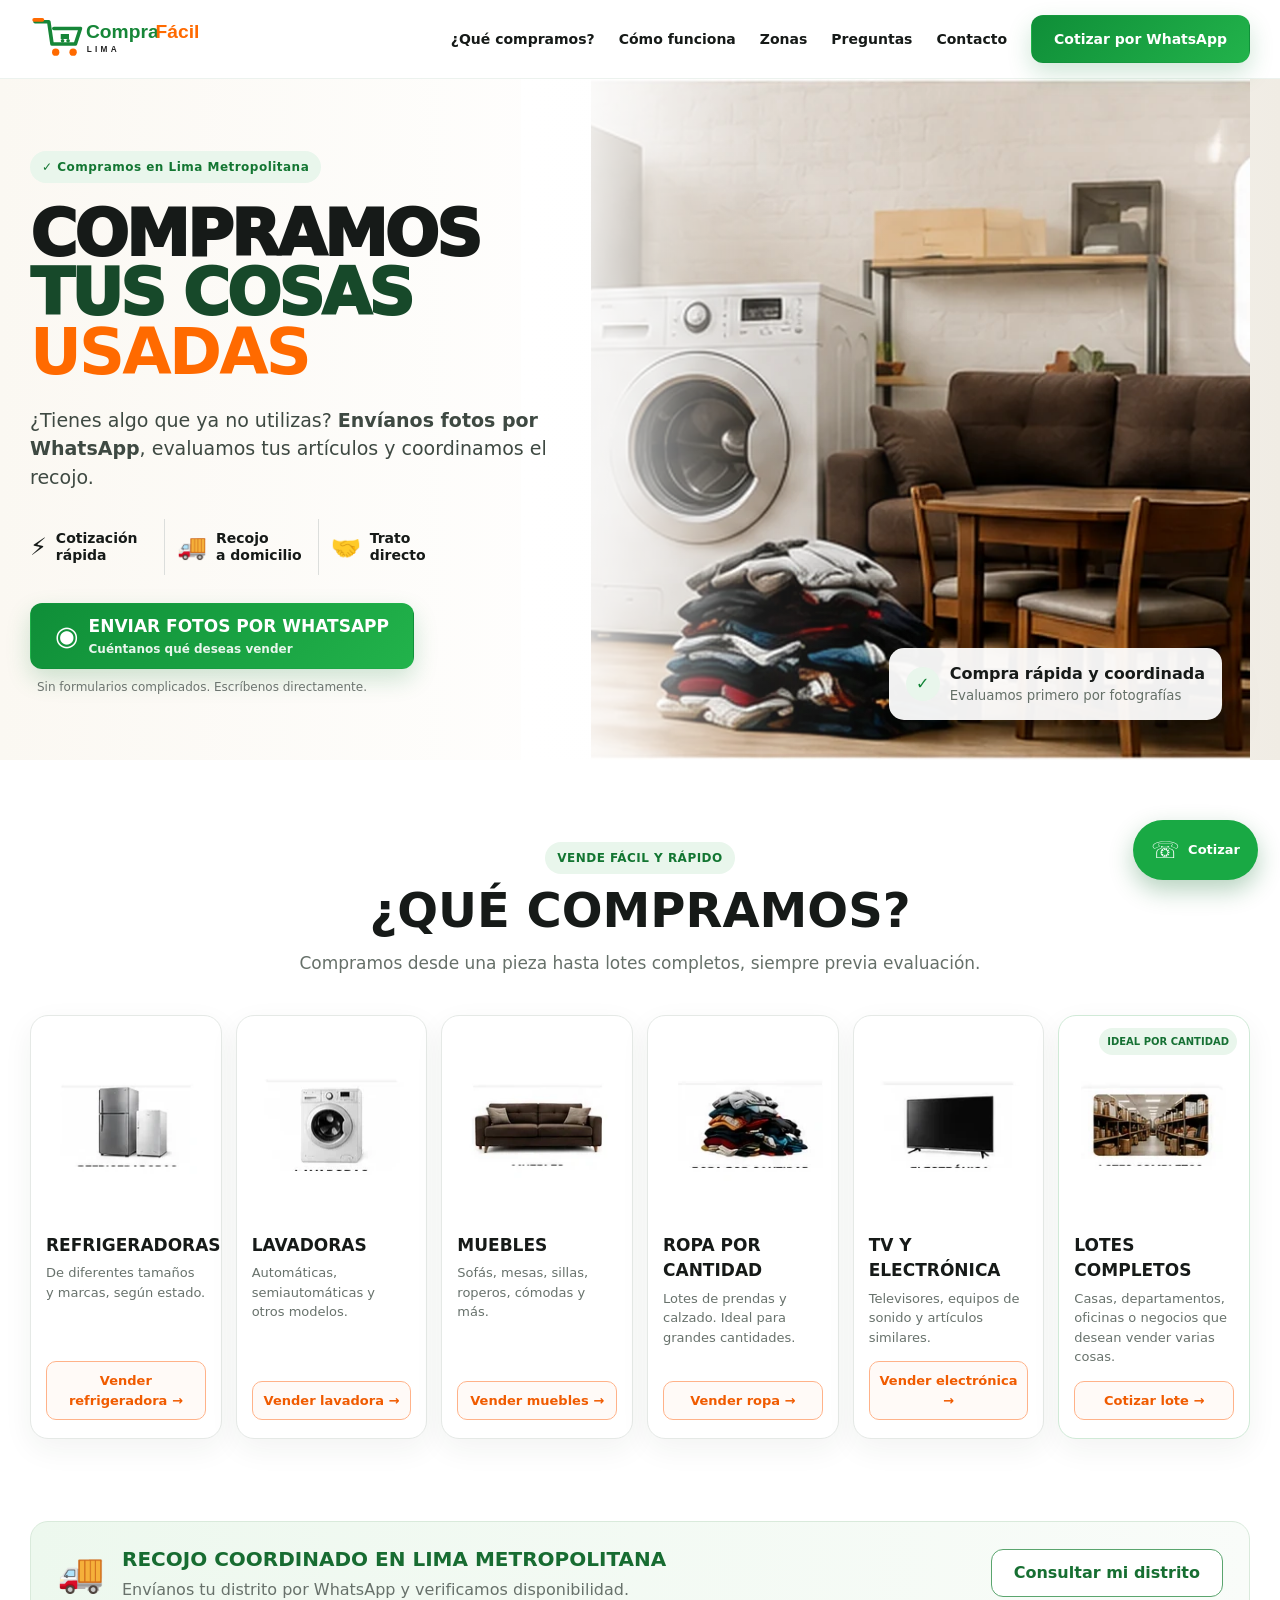
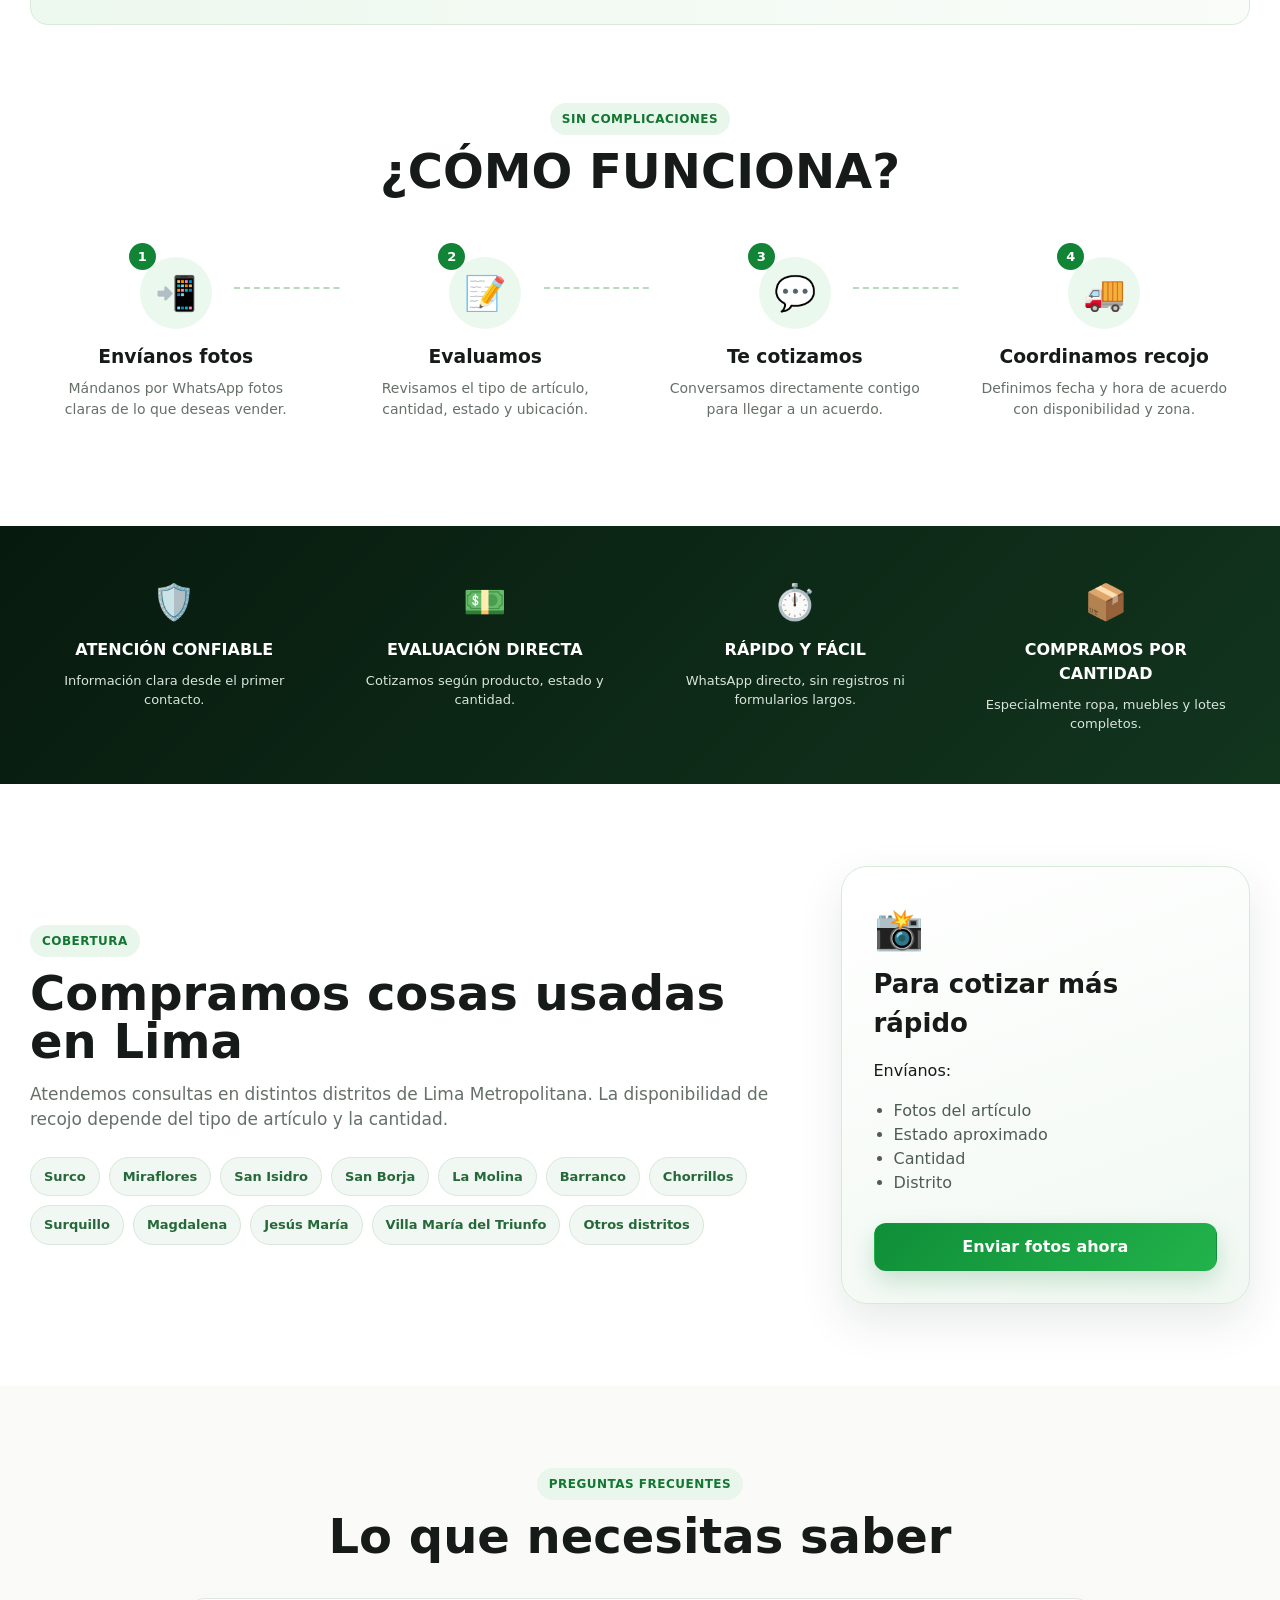
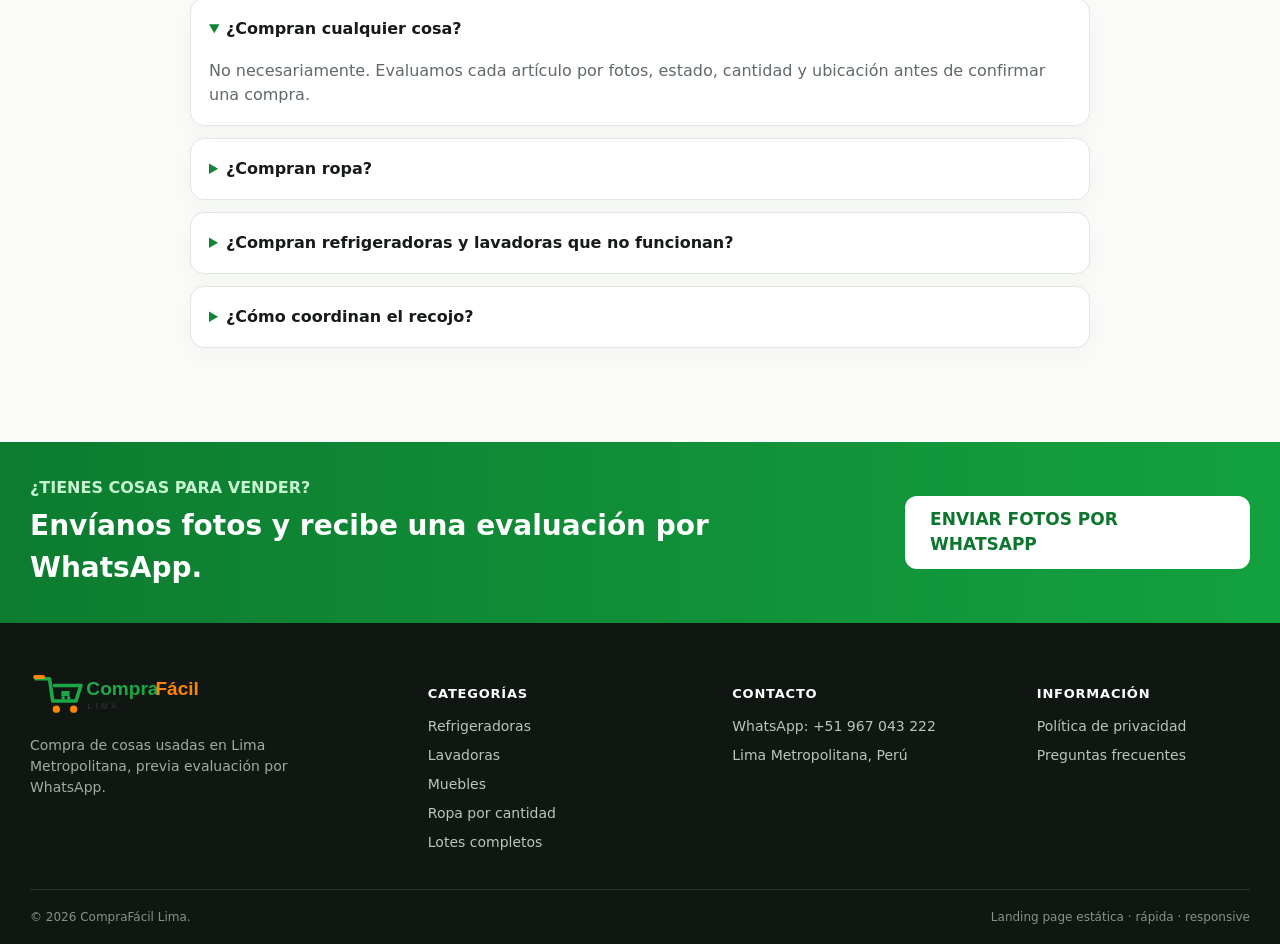
<file: index.html>
<!doctype html>
<html lang="es-PE">
<head>

<!-- Google tag (gtag.js) -->
<script async src="https://www.googletagmanager.com/gtag/js?id=G-L3531V5ZHV"></script>
<script>
  window.dataLayer = window.dataLayer || [];
  function gtag(){dataLayer.push(arguments);}
  gtag('js', new Date());

  gtag('config', 'G-L3531V5ZHV');
  gtag('config', 'AW-18352295917');
</script>


  <meta charset="utf-8">
  <meta name="viewport" content="width=device-width,initial-scale=1,viewport-fit=cover">
  <title>Compramos Cosas Usadas en Lima | CompraFácil Lima</title>
  <meta name="description" content="Compramos refrigeradoras, lavadoras, muebles, ropa por cantidad, televisores y lotes completos en Lima. Envíanos fotos por WhatsApp y recibe una cotización rápida.">
  <meta name="robots" content="index,follow,max-image-preview:large">
  <meta name="theme-color" content="#0f7c2f">
  <link rel="canonical" href="https://comprafacillima.com/">
  <link rel="icon" href="assets/favicon.svg" type="image/svg+xml">
  <link rel="preload" href="assets/hero.webp" as="image" type="image/webp" fetchpriority="high">
  <link rel="stylesheet" href="styles.css">
  <meta property="og:type" content="website">
  <meta property="og:locale" content="es_PE">
  <meta property="og:title" content="Compramos Cosas Usadas en Lima | CompraFácil Lima">
  <meta property="og:description" content="Cotiza por WhatsApp refrigeradoras, lavadoras, muebles, ropa por cantidad y lotes completos. Recojo coordinado en Lima Metropolitana.">
  <meta property="og:url" content="https://comprafacillima.com/">
  <meta property="og:image" content="https://comprafacillima.com/assets/hero.webp">
  <script type="application/ld+json">
  {
    "@context":"https://schema.org",
    "@type":"LocalBusiness",
    "name":"CompraFácil Lima",
    "url":"https://comprafacillima.com/",
    "telephone":"+51 967 043 222",
    "image":"https://comprafacillima.com/assets/hero.webp",
    "description":"Compra de cosas usadas en Lima: refrigeradoras, lavadoras, muebles, ropa por cantidad, televisores y lotes completos.",
    "areaServed":{"@type":"City","name":"Lima"},
    "priceRange":"S/"
  }
  </script>
  <script type="application/ld+json">
  {
    "@context":"https://schema.org",
    "@type":"FAQPage",
    "mainEntity":[
      {"@type":"Question","name":"¿Qué cosas compran en Lima?","acceptedAnswer":{"@type":"Answer","text":"Compramos refrigeradoras, lavadoras, muebles, ropa por cantidad, televisores, equipos de sonido y lotes completos, sujeto a evaluación por fotos."}},
      {"@type":"Question","name":"¿Cómo recibo una cotización?","acceptedAnswer":{"@type":"Answer","text":"Envíanos fotos por WhatsApp junto con una breve descripción, estado del artículo y distrito. Te respondemos con una evaluación y coordinamos el recojo si llegamos a un acuerdo."}},
      {"@type":"Question","name":"¿Van a domicilio?","acceptedAnswer":{"@type":"Answer","text":"Sí. Coordinamos recojos en Lima Metropolitana según el tipo, cantidad y ubicación de los artículos."}}
    ]
  }
  </script>
  <!-- GOOGLE ADS / ANALYTICS: pega aquí tu etiqueta de Google cuando tengas el ID. -->
</head>
<body>
  <a class="skip-link" href="#contenido">Ir al contenido</a>

  <header class="site-header" id="inicio">
    <div class="container nav-wrap">
      <a class="brand" href="#inicio" aria-label="CompraFácil Lima - inicio">
        <img src="assets/logo.svg" alt="CompraFácil Lima" width="238" height="55">
      </a>
      <button class="menu-btn" type="button" aria-label="Abrir menú" aria-expanded="false" aria-controls="main-nav">
        <span></span><span></span><span></span>
      </button>
      <nav id="main-nav" class="main-nav" aria-label="Navegación principal">
        <a href="#compramos">¿Qué compramos?</a>
        <a href="#como-funciona">Cómo funciona</a>
        <a href="#zonas">Zonas</a>
        <a href="#preguntas">Preguntas</a>
        <a href="#contacto">Contacto</a>
        <a class="btn btn-whatsapp nav-cta wa-link" data-category="consulta general" href="#">Cotizar por WhatsApp</a>
      </nav>
    </div>
  </header>

  <main id="contenido">
    <section class="hero">
      <div class="container hero-grid">
        <div class="hero-copy">
          <div class="eyebrow">✓ Compramos en Lima Metropolitana</div>
          <h1>COMPRAMOS<br><span>TUS COSAS</span> <strong>USADAS</strong></h1>
          <p class="hero-text">¿Tienes algo que ya no utilizas? <b>Envíanos fotos por WhatsApp</b>, evaluamos tus artículos y coordinamos el recojo.</p>
          <div class="benefits-inline" aria-label="Beneficios">
            <div><span>⚡</span><b>Cotización<br>rápida</b></div>
            <div><span>🚚</span><b>Recojo<br>a domicilio</b></div>
            <div><span>🤝</span><b>Trato<br>directo</b></div>
          </div>
          <a class="btn btn-whatsapp btn-large wa-link" data-category="mis cosas usadas" href="#">
            <span class="wa-icon">◉</span>
            <span>ENVIAR FOTOS POR WHATSAPP<small>Cuéntanos qué deseas vender</small></span>
          </a>
          <p class="microcopy">Sin formularios complicados. Escríbenos directamente.</p>
        </div>
        <div class="hero-visual" role="img" aria-label="Refrigeradora, lavadora, muebles y ropa que compramos en Lima">
          <img src="assets/hero.webp" alt="Electrodomésticos, muebles y ropa para vender en Lima" width="1440" height="670" fetchpriority="high">
          <div class="trust-card"><span>✓</span><div><b>Compra rápida y coordinada</b><small>Evaluamos primero por fotografías</small></div></div>
        </div>
      </div>
    </section>

    <section class="section categories" id="compramos">
      <div class="container">
        <div class="section-heading">
          <span class="kicker">VENDE FÁCIL Y RÁPIDO</span>
          <h2>¿QUÉ COMPRAMOS?</h2>
          <p>Compramos desde una pieza hasta lotes completos, siempre previa evaluación.</p>
        </div>
        <div class="cards-grid">
          <article class="product-card">
            <img src="assets/refrigeradoras.webp" alt="Compramos refrigeradoras en Lima" width="360" height="240">
            <h3>Refrigeradoras</h3><p>De diferentes tamaños y marcas, según estado.</p>
            <a href="#" class="card-link wa-link" data-category="una refrigeradora">Vender refrigeradora →</a>
          </article>
          <article class="product-card">
            <img src="assets/lavadoras.webp" alt="Compramos lavadoras en Lima" width="360" height="240" loading="lazy">
            <h3>Lavadoras</h3><p>Automáticas, semiautomáticas y otros modelos.</p>
            <a href="#" class="card-link wa-link" data-category="una lavadora">Vender lavadora →</a>
          </article>
          <article class="product-card">
            <img src="assets/muebles.webp" alt="Compramos muebles usados en Lima" width="360" height="240" loading="lazy">
            <h3>Muebles</h3><p>Sofás, mesas, sillas, roperos, cómodas y más.</p>
            <a href="#" class="card-link wa-link" data-category="muebles">Vender muebles →</a>
          </article>
          <article class="product-card">
            <img src="assets/ropa.webp" alt="Compramos ropa por cantidad en Lima" width="360" height="240" loading="lazy">
            <h3>Ropa por cantidad</h3><p>Lotes de prendas y calzado. Ideal para grandes cantidades.</p>
            <a href="#" class="card-link wa-link" data-category="ropa por cantidad">Vender ropa →</a>
          </article>
          <article class="product-card">
            <img src="assets/electronica.webp" alt="Compramos televisores y equipos de sonido en Lima" width="360" height="240" loading="lazy">
            <h3>TV y electrónica</h3><p>Televisores, equipos de sonido y artículos similares.</p>
            <a href="#" class="card-link wa-link" data-category="un televisor o equipo electrónico">Vender electrónica →</a>
          </article>
          <article class="product-card featured-card">
            <img src="assets/lotes.webp" alt="Compramos lotes completos de casas y negocios en Lima" width="360" height="240" loading="lazy">
            <div class="badge">IDEAL POR CANTIDAD</div>
            <h3>Lotes completos</h3><p>Casas, departamentos, oficinas o negocios que desean vender varias cosas.</p>
            <a href="#" class="card-link wa-link" data-category="un lote completo de artículos">Cotizar lote →</a>
          </article>
        </div>
      </div>
    </section>

    <section class="pickup-strip" id="zonas">
      <div class="container pickup-inner">
        <div class="pickup-icon">🚚</div>
        <div><h2>RECOJO COORDINADO EN LIMA METROPOLITANA</h2><p>Envíanos tu distrito por WhatsApp y verificamos disponibilidad.</p></div>
        <a href="#" class="btn btn-outline wa-link" data-category="artículos para recojo en mi distrito">Consultar mi distrito</a>
      </div>
    </section>

    <section class="section steps" id="como-funciona">
      <div class="container">
        <div class="section-heading"><span class="kicker">SIN COMPLICACIONES</span><h2>¿CÓMO FUNCIONA?</h2></div>
        <div class="steps-grid">
          <article><div class="step-num">1</div><div class="step-icon">📲</div><h3>Envíanos fotos</h3><p>Mándanos por WhatsApp fotos claras de lo que deseas vender.</p></article>
          <article><div class="step-num">2</div><div class="step-icon">📝</div><h3>Evaluamos</h3><p>Revisamos el tipo de artículo, cantidad, estado y ubicación.</p></article>
          <article><div class="step-num">3</div><div class="step-icon">💬</div><h3>Te cotizamos</h3><p>Conversamos directamente contigo para llegar a un acuerdo.</p></article>
          <article><div class="step-num">4</div><div class="step-icon">🚚</div><h3>Coordinamos recojo</h3><p>Definimos fecha y hora de acuerdo con disponibilidad y zona.</p></article>
        </div>
      </div>
    </section>

    <section class="dark-section">
      <div class="container trust-grid">
        <article><span>🛡️</span><h3>Atención confiable</h3><p>Información clara desde el primer contacto.</p></article>
        <article><span>💵</span><h3>Evaluación directa</h3><p>Cotizamos según producto, estado y cantidad.</p></article>
        <article><span>⏱️</span><h3>Rápido y fácil</h3><p>WhatsApp directo, sin registros ni formularios largos.</p></article>
        <article><span>📦</span><h3>Compramos por cantidad</h3><p>Especialmente ropa, muebles y lotes completos.</p></article>
      </div>
    </section>

    <section class="section districts">
      <div class="container two-col">
        <div>
          <span class="kicker">COBERTURA</span>
          <h2>Compramos cosas usadas en Lima</h2>
          <p>Atendemos consultas en distintos distritos de Lima Metropolitana. La disponibilidad de recojo depende del tipo de artículo y la cantidad.</p>
          <div class="chips" aria-label="Distritos frecuentes">
            <span>Surco</span><span>Miraflores</span><span>San Isidro</span><span>San Borja</span><span>La Molina</span><span>Barranco</span><span>Chorrillos</span><span>Surquillo</span><span>Magdalena</span><span>Jesús María</span><span>Villa María del Triunfo</span><span>Otros distritos</span>
          </div>
        </div>
        <aside class="quote-box">
          <span class="quote-icon">📸</span>
          <h3>Para cotizar más rápido</h3>
          <p>Envíanos:</p>
          <ul><li>Fotos del artículo</li><li>Estado aproximado</li><li>Cantidad</li><li>Distrito</li></ul>
          <a href="#" class="btn btn-whatsapp wa-link" data-category="artículos y quiero enviar fotos para cotizar">Enviar fotos ahora</a>
        </aside>
      </div>
    </section>

    <section class="section faq" id="preguntas">
      <div class="container narrow">
        <div class="section-heading"><span class="kicker">PREGUNTAS FRECUENTES</span><h2>Lo que necesitas saber</h2></div>
        <details open><summary>¿Compran cualquier cosa?</summary><p>No necesariamente. Evaluamos cada artículo por fotos, estado, cantidad y ubicación antes de confirmar una compra.</p></details>
        <details><summary>¿Compran ropa?</summary><p>Sí, principalmente ropa por cantidad o en lotes. Envíanos fotografías y una referencia aproximada de cuántas prendas tienes.</p></details>
        <details><summary>¿Compran refrigeradoras y lavadoras que no funcionan?</summary><p>Puedes enviarnos fotos y explicar la falla. La compra dependerá del modelo, estado y posibilidad de recojo.</p></details>
        <details><summary>¿Cómo coordinan el recojo?</summary><p>Después de evaluar los artículos y llegar a un acuerdo, coordinamos por WhatsApp la fecha, horario y ubicación.</p></details>
      </div>
    </section>

    <section class="final-cta" id="contacto">
      <div class="container final-inner">
        <div><span>¿TIENES COSAS PARA VENDER?</span><h2>Envíanos fotos y recibe una evaluación por WhatsApp.</h2></div>
        <a href="#" class="btn btn-whatsapp btn-large wa-link" data-category="cosas usadas">ENVIAR FOTOS POR WHATSAPP</a>
      </div>
    </section>
  </main>

  <footer class="site-footer">
    <div class="container footer-grid">
      <div><img src="assets/logo.svg" alt="CompraFácil Lima" width="220" height="50"><p>Compra de cosas usadas en Lima Metropolitana, previa evaluación por WhatsApp.</p></div>
      <div><h3>Categorías</h3><a href="#compramos">Refrigeradoras</a><a href="#compramos">Lavadoras</a><a href="#compramos">Muebles</a><a href="#compramos">Ropa por cantidad</a><a href="#compramos">Lotes completos</a></div>
      <div><h3>Contacto</h3><a class="wa-link" data-category="una consulta" href="#">WhatsApp: +51 967 043 222</a><span>Lima Metropolitana, Perú</span></div>
      <div><h3>Información</h3><a href="privacidad.html">Política de privacidad</a><a href="#preguntas">Preguntas frecuentes</a></div>
    </div>
    <div class="container footer-bottom"><span>© <span id="year"></span> CompraFácil Lima.</span><span>Landing page estática · rápida · responsive</span></div>
  </footer>

  <a href="#" class="floating-wa wa-link" data-category="mis cosas usadas" aria-label="Cotizar por WhatsApp">☏<span>Cotizar</span></a>
  <script src="script.js" defer></script>
</body>
</html>
</file>
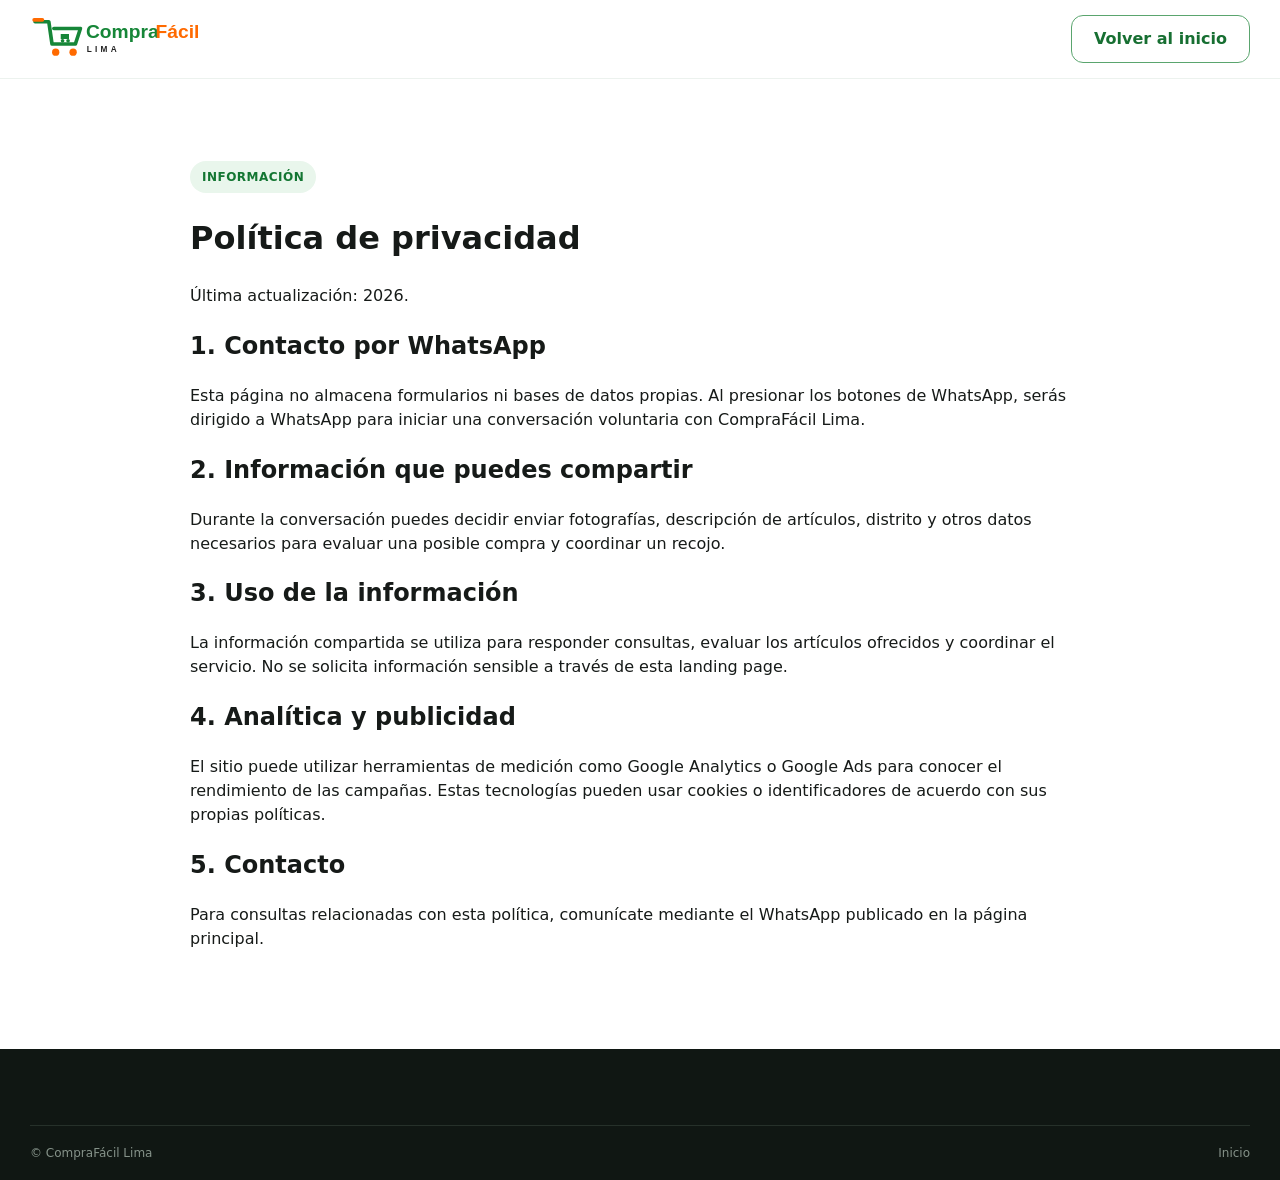
<file: privacidad.html>
<!doctype html><html lang="es-PE"><head><meta charset="utf-8"><meta name="viewport" content="width=device-width,initial-scale=1"><title>Política de Privacidad | CompraFácil Lima</title><meta name="robots" content="index,follow"><link rel="icon" href="assets/favicon.svg"><link rel="stylesheet" href="styles.css"></head><body><header class="site-header"><div class="container nav-wrap"><a class="brand" href="index.html"><img src="assets/logo.svg" alt="CompraFácil Lima" width="220"></a><a class="btn btn-outline" href="index.html">Volver al inicio</a></div></header><main class="section"><div class="container narrow"><span class="kicker">INFORMACIÓN</span><h1>Política de privacidad</h1><p>Última actualización: 2026.</p><h2>1. Contacto por WhatsApp</h2><p>Esta página no almacena formularios ni bases de datos propias. Al presionar los botones de WhatsApp, serás dirigido a WhatsApp para iniciar una conversación voluntaria con CompraFácil Lima.</p><h2>2. Información que puedes compartir</h2><p>Durante la conversación puedes decidir enviar fotografías, descripción de artículos, distrito y otros datos necesarios para evaluar una posible compra y coordinar un recojo.</p><h2>3. Uso de la información</h2><p>La información compartida se utiliza para responder consultas, evaluar los artículos ofrecidos y coordinar el servicio. No se solicita información sensible a través de esta landing page.</p><h2>4. Analítica y publicidad</h2><p>El sitio puede utilizar herramientas de medición como Google Analytics o Google Ads para conocer el rendimiento de las campañas. Estas tecnologías pueden usar cookies o identificadores de acuerdo con sus propias políticas.</p><h2>5. Contacto</h2><p>Para consultas relacionadas con esta política, comunícate mediante el WhatsApp publicado en la página principal.</p></div></main><footer class="site-footer"><div class="container footer-bottom"><span>© CompraFácil Lima</span><a href="index.html">Inicio</a></div></footer></body></html>
</file>
<file: styles.css>
:root {
    --green: #118436;
    --green2: #21b34b;
    --dark: #102019;
    --orange: #ff6a00;
    --cream: #f6f2ea;
    --text: #161a18;
    --muted: #667069;
    --line: #e5e9e6;
    --shadow: 0 18px 45px rgba(20, 45, 30, .10);
    --radius: 22px;
    --container: 1220px
}

* {
    box-sizing: border-box
}

html {
    scroll-behavior: smooth
}

body {
    margin: 0;
    font-family: Inter, ui-sans-serif, system-ui, -apple-system, BlinkMacSystemFont, "Segoe UI", sans-serif;
    color: var(--text);
    background: #fff;
    line-height: 1.5;
    -webkit-font-smoothing: antialiased
}

img {
    max-width: 100%;
    display: block
}

a {
    color: inherit;
    text-decoration: none
}

button,
a {
    tap-highlight-color: transparent
}

.container {
    width: min(var(--container), calc(100% - 40px));
    margin-inline: auto
}

.skip-link {
    position: absolute;
    left: -9999px
}

.skip-link:focus {
    left: 12px;
    top: 12px;
    background: #fff;
    padding: 10px;
    z-index: 9999
}

.site-header {
    position: sticky;
    top: 0;
    z-index: 1000;
    background: rgba(255, 255, 255, .96);
    backdrop-filter: blur(12px);
    border-bottom: 1px solid rgba(18, 90, 43, .08)
}

.nav-wrap {
    height: 78px;
    display: flex;
    align-items: center;
    justify-content: space-between;
    gap: 24px
}

.brand img {
    width: 220px;
    height: auto
}

.main-nav {
    display: flex;
    align-items: center;
    gap: 24px;
    font-size: 14px;
    font-weight: 750
}

.main-nav>a:not(.btn) {
    position: relative
}

.main-nav>a:not(.btn)::after {
    content: "";
    position: absolute;
    left: 0;
    right: 100%;
    bottom: -9px;
    height: 2px;
    background: var(--green);
    transition: .25s
}

.main-nav>a:not(.btn):hover::after {
    right: 0
}

.menu-btn {
    display: none;
    border: 0;
    background: transparent;
    width: 44px;
    height: 44px;
    padding: 9px
}

.menu-btn span {
    display: block;
    height: 3px;
    border-radius: 3px;
    background: #17351f;
    margin: 5px 0
}

.btn {
    display: inline-flex;
    justify-content: center;
    align-items: center;
    gap: 10px;
    min-height: 48px;
    padding: 0 22px;
    border-radius: 12px;
    font-weight: 850;
    border: 1px solid transparent;
    transition: transform .2s, box-shadow .2s, background .2s
}

.btn:hover {
    transform: translateY(-2px)
}

.btn-whatsapp {
    background: linear-gradient(135deg, #0f8e38, #22b34b);
    color: #fff;
    box-shadow: 0 10px 24px rgba(17, 132, 54, .20)
}

.btn-large {
    min-height: 66px;
    padding: 10px 24px;
    font-size: 17px;
    text-align: left
}

.btn-large small {
    display: block;
    font-size: 12px;
    font-weight: 600;
    opacity: .9
}

.btn-outline {
    border-color: #5aa56e;
    color: #176f32;
    background: #fff
}

.wa-icon {
    font-size: 27px
}

.hero {
    overflow: hidden;
    background: linear-gradient(90deg, #fbf8f2 0, #fff 50%, #f0ece4 100%)
}

.hero-grid {
    min-height: 590px;
    display: grid;
    grid-template-columns: 46% 54%;
    align-items: stretch
}

.hero-copy {
    padding: 72px 24px 64px 0;
    align-self: center;
    position: relative;
    z-index: 2
}

.eyebrow,
.kicker {
    display: inline-flex;
    align-items: center;
    gap: 7px;
    padding: 7px 12px;
    border-radius: 999px;
    background: #e9f6ec;
    color: #137632;
    font-size: 12px;
    font-weight: 900;
    letter-spacing: .04em
}

.hero h1 {
    font-size: clamp(48px, 5vw, 74px);
    line-height: .92;
    letter-spacing: -.045em;
    margin: 22px 0 24px;
    font-weight: 950
}

.hero h1 span {
    color: #17492a
}

.hero h1 strong {
    color: var(--orange)
}

.hero-text {
    font-size: 19px;
    max-width: 620px;
    color: #3e4942
}

.benefits-inline {
    display: flex;
    gap: 12px;
    margin: 28px 0
}

.benefits-inline>div {
    display: flex;
    align-items: center;
    gap: 9px;
    padding: 10px 16px 10px 0;
    border-right: 1px solid #dcdedc;
    min-width: 135px
}

.benefits-inline>div:last-child {
    border-right: 0
}

.benefits-inline span {
    font-size: 24px
}

.benefits-inline b {
    font-size: 14px;
    line-height: 1.2
}

.microcopy {
    font-size: 12px;
    color: #6c746f;
    margin: 9px 0 0 7px
}

.hero-visual {
    position: relative;
    min-width: 0
}

.hero-visual:before {
    content: "";
    position: absolute;
    inset: 0 0 0 -70px;
    background: linear-gradient(90deg, #fff 0, rgba(255, 255, 255, .83) 9%, rgba(255, 255, 255, .10) 32%, transparent 55%);
    z-index: 1;
    pointer-events: none
}

.hero-visual img {
    width: 100%;
    height: 100%;
    object-fit: cover;
    object-position: center
}

.trust-card {
    position: absolute;
    right: 28px;
    bottom: 40px;
    z-index: 2;
    background: rgba(255, 255, 255, .94);
    padding: 14px 17px;
    border-radius: 15px;
    box-shadow: var(--shadow);
    display: flex;
    gap: 10px;
    align-items: center
}

.trust-card>span {
    display: grid;
    place-items: center;
    width: 34px;
    height: 34px;
    border-radius: 50%;
    background: #e9f6ec;
    color: var(--green);
    font-weight: 900
}

.trust-card small {
    display: block;
    color: #657068
}

.section {
    padding: 82px 0
}

.section-heading {
    text-align: center;
    max-width: 720px;
    margin: 0 auto 38px
}

.section-heading h2,
.two-col h2 {
    font-size: clamp(32px, 4vw, 48px);
    line-height: 1;
    margin: 12px 0
}

.section-heading p,
.two-col>div>p {
    color: var(--muted);
    font-size: 17px
}

.cards-grid {
    display: grid;
    grid-template-columns: repeat(6, 1fr);
    gap: 14px
}

.product-card {
    position: relative;
    background: #fff;
    border: 1px solid var(--line);
    border-radius: 18px;
    padding: 15px 15px 18px;
    box-shadow: 0 10px 30px rgba(30, 58, 40, .06);
    display: flex;
    flex-direction: column;
    min-width: 0;
    overflow: hidden;
    transition: .25s;
}

.product-card:hover {
    transform: translateY(-5px);
    box-shadow: 0 18px 38px rgba(30, 58, 40, .12);
    border-color: #bee0c8
}

.product-card img {
       width: 100%;
    height: 190px;
    object-fit: contain;
    object-position: center;
    border-radius: 12px;
    transform: none;

}

.product-card h3 {
    font-size: 17px;
    margin: 12px 0 5px;
    text-transform: uppercase
}

.product-card p {
    font-size: 13px;
    color: #68726c;
    margin: 0 0 14px;
    flex-grow: 1
}

.card-link {
    font-weight: 850;
    color: #f05b00;
    font-size: 13px;
    border: 1px solid #ffb289;
    border-radius: 10px;
    padding: 9px;
    text-align: center;
    background: #fffaf7
}

.featured-card {
    border-color: #d0ead7
}

.badge {
    position: absolute;
    top: 12px;
    right: 12px;
    background: #e9f6ec;
    color: #167134;
    border-radius: 999px;
    font-size: 10px;
    font-weight: 900;
    padding: 6px 8px
}

.pickup-strip {
    padding: 0 0 20px
}

.pickup-inner {
    display: grid;
    grid-template-columns: auto 1fr auto;
    gap: 18px;
    align-items: center;
    background: linear-gradient(90deg, #edf8ee, #f9fcf9);
    border: 1px solid #d9eadb;
    border-radius: 18px;
    padding: 22px 26px
}

.pickup-icon {
    font-size: 38px
}

.pickup-inner h2 {
    margin: 0;
    font-size: 20px;
    color: #176c31
}

.pickup-inner p {
    margin: 4px 0 0;
    color: #68716b
}

.steps {
    padding-top: 58px
}

.steps-grid {
    display: grid;
    grid-template-columns: repeat(4, 1fr);
    gap: 18px;
    counter-reset: step
}

.steps-grid article {
    position: relative;
    text-align: center;
    padding: 24px 18px;
    background: #fff
}

.steps-grid article:not(:last-child):after {
    content: "";
    position: absolute;
    top: 54px;
    left: 70%;
    width: 60%;
    height: 1px;
    border-top: 2px dashed #b8d8bf
}

.step-num {
    position: absolute;
    top: 10px;
    left: calc(50% - 47px);
    width: 27px;
    height: 27px;
    border-radius: 50%;
    display: grid;
    place-items: center;
    background: var(--green);
    color: #fff;
    font-weight: 900;
    font-size: 13px
}

.step-icon {
    width: 72px;
    height: 72px;
    margin: 0 auto 14px;
    border-radius: 50%;
    display: grid;
    place-items: center;
    background: #ebf8ee;
    font-size: 34px
}

.steps-grid h3 {
    margin: 0 0 7px
}

.steps-grid p {
    margin: 0;
    color: var(--muted);
    font-size: 14px
}

.dark-section {
    background: linear-gradient(135deg, #071a0e, #12351e);
    color: #fff;
    padding: 42px 0
}

.trust-grid {
    display: grid;
    grid-template-columns: repeat(4, 1fr);
    gap: 22px
}

.trust-grid article {
    text-align: center;
    padding: 8px 18px
}

.trust-grid span {
    font-size: 35px
}

.trust-grid h3 {
    font-size: 16px;
    text-transform: uppercase;
    margin: 9px 0
}

.trust-grid p {
    font-size: 13px;
    color: #d9e5dc;
    margin: 0
}

.two-col {
    display: grid;
    grid-template-columns: 1.3fr .7fr;
    gap: 50px;
    align-items: center
}

.chips {
    display: flex;
    flex-wrap: wrap;
    gap: 9px;
    margin-top: 24px
}

.chips span {
    padding: 9px 13px;
    border-radius: 999px;
    background: #f1f7f2;
    border: 1px solid #d8e8db;
    color: #256839;
    font-size: 13px;
    font-weight: 700
}

.quote-box {
    background: linear-gradient(160deg, #fff, #f1f8f2);
    border: 1px solid #d6eadb;
    border-radius: 26px;
    padding: 32px;
    box-shadow: var(--shadow)
}

.quote-icon {
    font-size: 40px
}

.quote-box h3 {
    font-size: 26px;
    margin: 6px 0
}

.quote-box ul {
    padding-left: 20px;
    color: #4f5c54
}

.quote-box .btn {
    width: 100%;
    margin-top: 12px
}

.faq {
    background: #fafbf9
}

.narrow {
    max-width: 900px
}

.faq details {
    background: #fff;
    border: 1px solid #e0e7e1;
    border-radius: 14px;
    margin: 12px 0;
    padding: 0 18px;
    box-shadow: 0 8px 25px rgba(20, 50, 30, .03)
}

.faq summary {
    cursor: pointer;
    font-weight: 800;
    padding: 18px 36px 18px 0;
    position: relative
}

.faq summary::marker {
    color: var(--green)
}

.faq details p {
    color: #5f6b63;
    margin: 0 0 18px
}

.final-cta {
    background: linear-gradient(90deg, #0d7c30, #13a13f);
    color: #fff;
    padding: 34px 0
}

.final-inner {
    display: flex;
    align-items: center;
    justify-content: space-between;
    gap: 30px
}

.final-inner>div span {
    font-weight: 900;
    color: #c6f5d2
}

.final-inner h2 {
    margin: 5px 0 0;
    font-size: 28px
}

.final-inner .btn {
    background: #fff;
    color: #0c762e;
    box-shadow: none
}

.site-footer {
    background: #101713;
    color: #dfe7e1;
    padding: 48px 0 18px
}

.footer-grid {
    display: grid;
    grid-template-columns: 1.35fr 1fr 1fr .8fr;
    gap: 38px
}

.footer-grid img {
    filter: brightness(1.25);
    margin-bottom: 12px
}

.footer-grid p {
    max-width: 330px;
    color: #9fac9f;
    font-size: 14px
}

.footer-grid h3 {
    font-size: 13px;
    text-transform: uppercase;
    color: #fff;
    letter-spacing: .06em
}

.footer-grid a,
.footer-grid span {
    display: block;
    color: #b9c5bd;
    font-size: 14px;
    margin: 8px 0
}

.footer-grid a:hover {
    color: #fff
}

.footer-bottom {
    border-top: 1px solid #26312a;
    margin-top: 28px;
    padding-top: 18px;
    display: flex;
    justify-content: space-between;
    color: #859289;
    font-size: 12px
}

.floating-wa {
    position: fixed;
    right: 22px;
    bottom: 20px;
    z-index: 900;
    background: #19a944;
    color: #fff;
    min-width: 60px;
    height: 60px;
    border-radius: 999px;
    display: flex;
    align-items: center;
    justify-content: center;
    gap: 8px;
    padding: 0 18px;
    font-size: 23px;
    font-weight: 900;
    box-shadow: 0 10px 25px rgba(11, 105, 41, .30)
}

.floating-wa span {
    font-size: 13px
}

@media(max-width:1050px) {
    .main-nav {
        gap: 14px;
        font-size: 12px
    }

    .cards-grid {
        grid-template-columns: repeat(3, 1fr)
    }

    .hero-grid {
        grid-template-columns: 50% 50%
    }

    .hero-copy {
        padding-top: 50px
    }

    .trust-card {
        right: 15px;
        bottom: 20px
    }

    .footer-grid {
        grid-template-columns: 1fr 1fr
    }
}

@media(max-width:820px) {
    .container {
        width: min(100% - 28px, var(--container))
    }

    .nav-wrap {
        height: 68px
    }

    .brand img {
        width: 180px
    }

    .menu-btn {
        display: block
    }

    .main-nav {
        position: absolute;
        top: 68px;
        left: 14px;
        right: 14px;
        background: #fff;
        border: 1px solid #e5e9e6;
        border-radius: 16px;
        padding: 18px;
        box-shadow: var(--shadow);
        display: none;
        flex-direction: column;
        align-items: stretch;
        gap: 0
    }

    .main-nav.open {
        display: flex
    }

    .main-nav a {
        padding: 12px
    }

    .main-nav .btn {
        margin-top: 8px
    }

    .hero-grid {
        grid-template-columns: 1fr
    }

    .hero-copy {
        padding: 44px 0 28px
    }

    .hero h1 {
        font-size: 52px
    }

    .hero-visual {
        height: 310px;
        margin-inline: -14px
    }

    .hero-visual:before {
        inset: 0;
        background: linear-gradient(180deg, #fff 0, transparent 22%)
    }

    .trust-card {
        bottom: 16px
    }

    .benefits-inline {
        justify-content: space-between
    }

    .cards-grid {
        grid-template-columns: repeat(2, 1fr)
    }

    .pickup-inner {
        grid-template-columns: auto 1fr
    }

    .pickup-inner .btn {
        grid-column: 1/-1
    }

    .steps-grid {
        grid-template-columns: 1fr 1fr
    }

    .steps-grid article:after {
        display: none
    }

    .trust-grid {
        grid-template-columns: 1fr 1fr
    }

    .two-col {
        grid-template-columns: 1fr
    }

    .final-inner {
        flex-direction: column;
        align-items: flex-start
    }

    .footer-grid {
        grid-template-columns: 1fr 1fr
    }

    .footer-bottom {
        flex-direction: column;
        gap: 7px
    }
}

@media(max-width:520px) {
    .container {
        width: min(100% - 24px, var(--container))
    }

    .hero-copy {
        padding-top: 32px
    }

    .eyebrow {
        font-size: 10px
    }

    .hero h1 {
        font-size: 43px
    }

    .hero-text {
        font-size: 16px
    }

    .benefits-inline {
        gap: 4px
    }

    .benefits-inline>div {
        min-width: 0;
        padding-right: 8px
    }

    .benefits-inline span {
        font-size: 20px
    }

    .benefits-inline b {
        font-size: 12px
    }

    .btn-large {
        width: 100%;
        font-size: 15px
    }

    .hero-visual {
        height: 245px
    }

    .trust-card {
        font-size: 12px;
        right: 10px
    }

    .section {
        padding: 62px 0
    }

    .section-heading {
        margin-bottom: 25px
    }

    .cards-grid {
        grid-template-columns: 1fr 1fr;
        gap: 10px
    }

    .product-card {
        padding: 10px
    }

    .product-card img {
        height: 145px;
        transform: scale(1.22);
    }

    .product-card h3 {
        font-size: 13px
    }

    .product-card p {
        font-size: 11px
    }

    .card-link {
        font-size: 11px;
        padding: 8px 5px
    }

    .badge {
        font-size: 8px
    }

    .pickup-inner {
        padding: 18px;
        grid-template-columns: 1fr
    }

    .pickup-icon {
        display: none
    }

    .pickup-inner h2 {
        font-size: 17px
    }

    .steps-grid {
        grid-template-columns: 1fr
    }

    .trust-grid {
        grid-template-columns: 1fr 1fr;
        gap: 6px
    }

    .trust-grid article {
        padding: 8px
    }

    .trust-grid h3 {
        font-size: 12px
    }

    .trust-grid p {
        font-size: 11px
    }

    .two-col {
        gap: 26px
    }

    .quote-box {
        padding: 24px
    }

    .final-inner h2 {
        font-size: 22px
    }

    .footer-grid {
        grid-template-columns: 1fr
    }

    .footer-bottom {
        font-size: 11px
    }

    .floating-wa {
        right: 14px;
        bottom: 14px;
        width: 56px;
        min-width: 56px;
        height: 56px;
        padding: 0
    }

    .floating-wa span {
        display: none
    }
}

@media(prefers-reduced-motion:reduce) {
    html {
        scroll-behavior: auto
    }

    * {
        transition: none !important
    }
}
</file>
